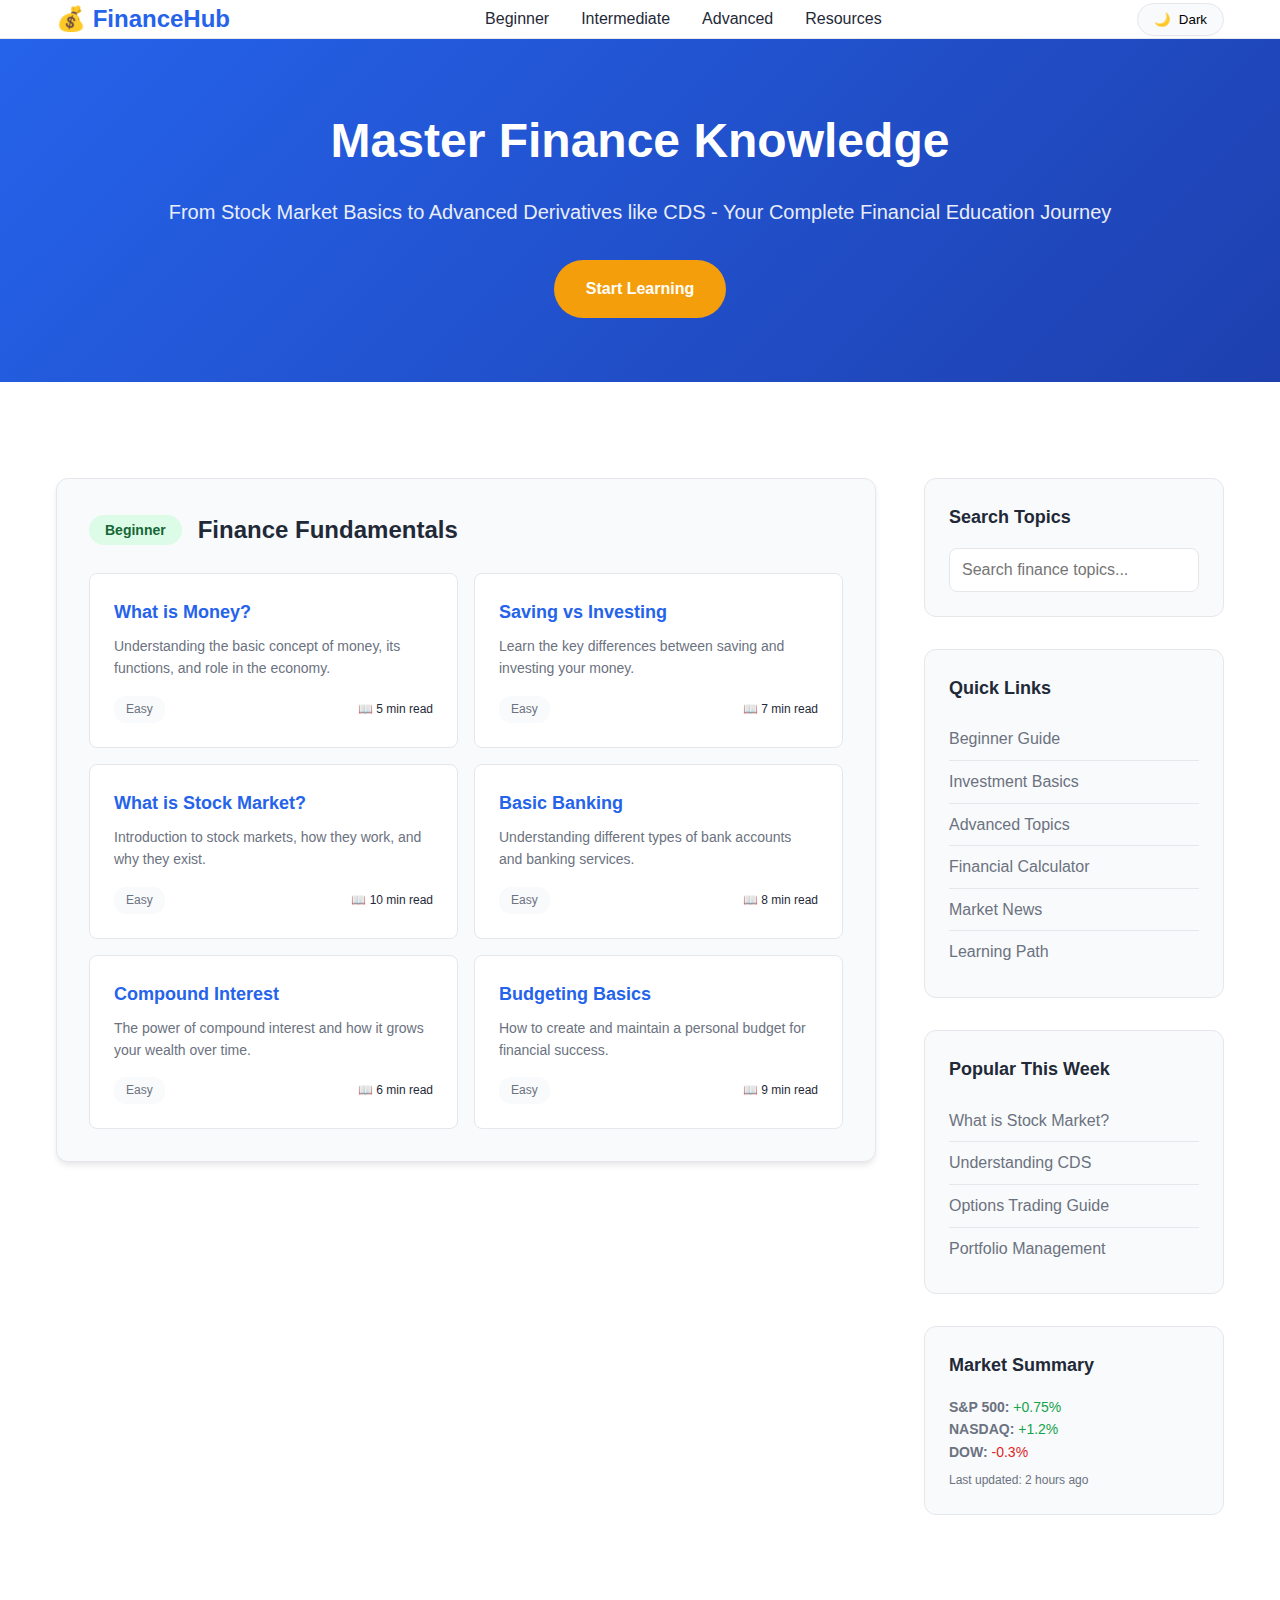
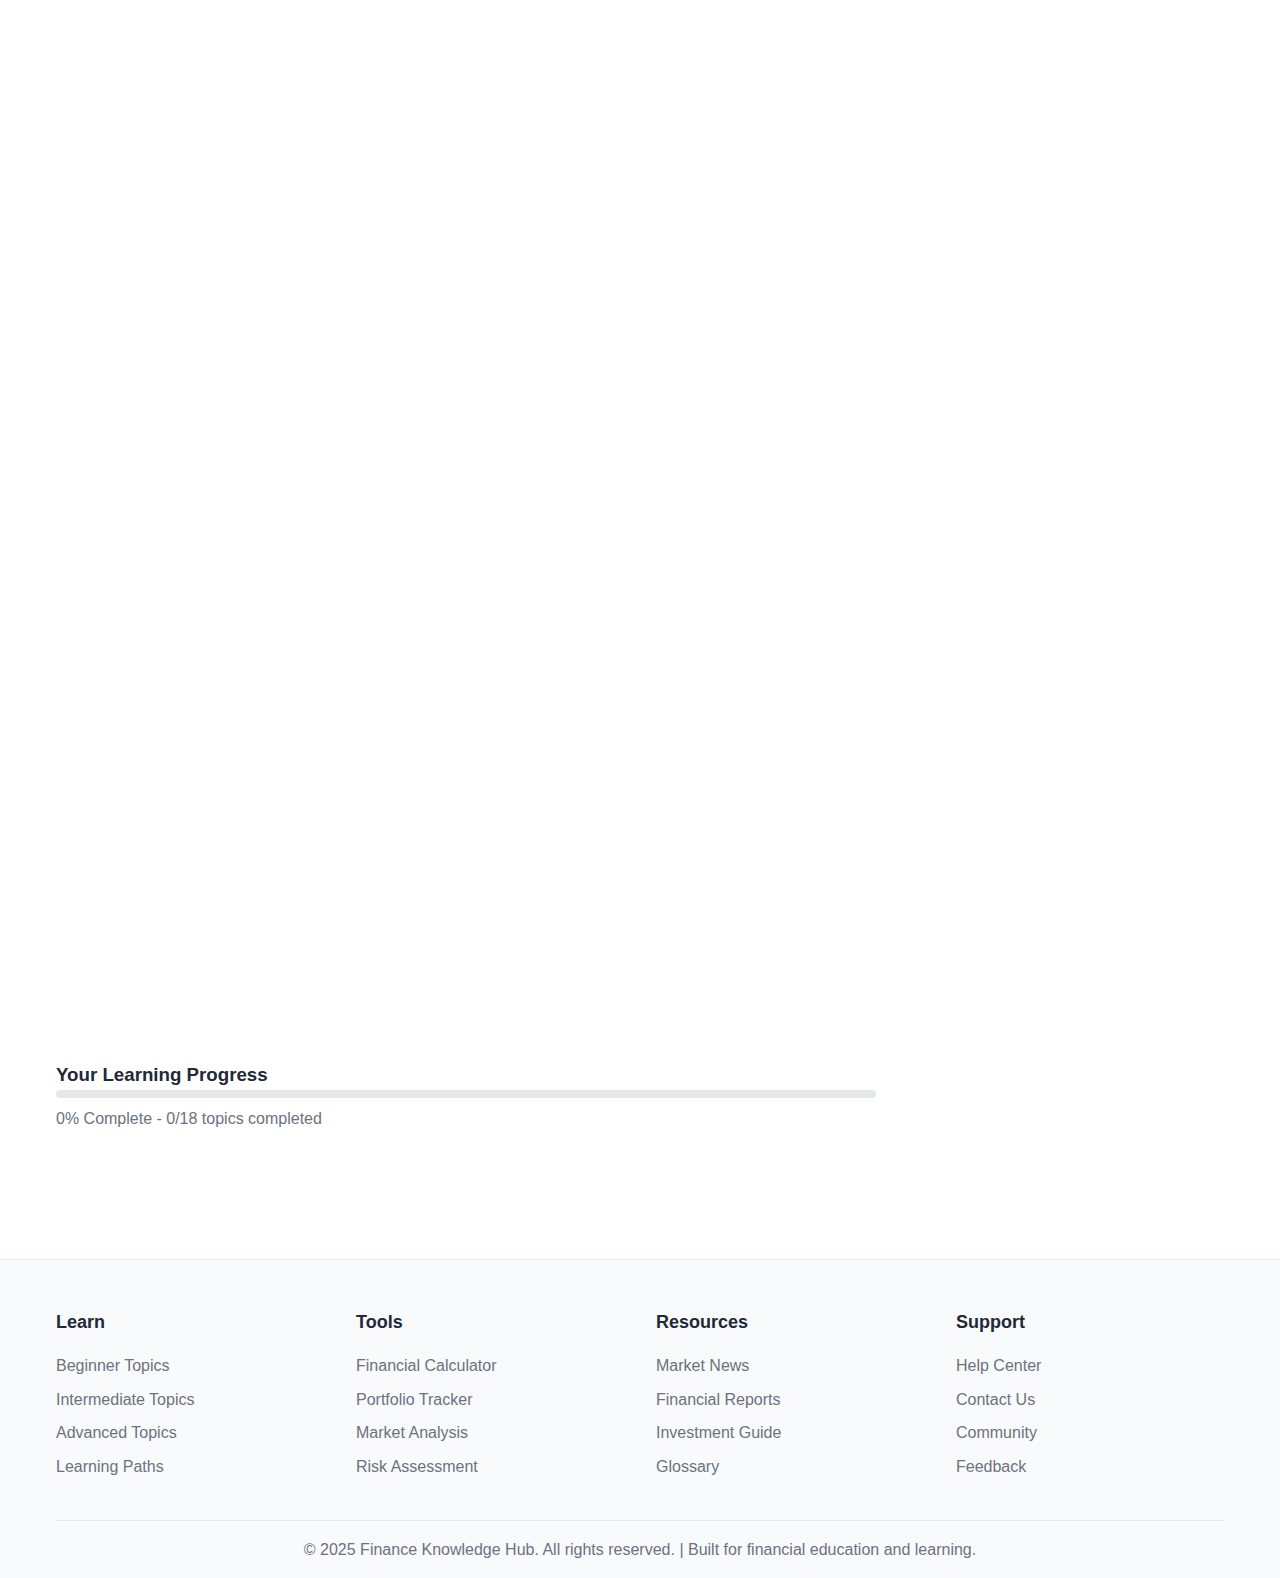
<file: blog.html>
<!DOCTYPE html>
<html lang="en">
<head>
    <meta charset="UTF-8">
    <meta name="viewport" content="width=device-width, initial-scale=1.0">
    <meta name="description" content="Comprehensive finance knowledge hub covering basics to advanced topics like stock market, CDS, investments, and financial strategies. Learn finance from beginner to expert level.">
    <meta name="keywords" content="finance, stock market, investment, CDS, financial education, money management, trading, bonds, derivatives">
    <meta name="author" content="Finance Knowledge Hub">
    <meta property="og:title" content="Finance Knowledge Hub - From Basics to Advanced">
    <meta property="og:description" content="Master finance from stock market basics to complex derivatives like CDS. Your complete financial education resource.">
    <meta property="og:type" content="website">
    <title>Finance Knowledge Hub - Master Finance from Basics to Advanced | Stock Market, CDS & More</title>
    
    <style>
        * {
            margin: 0;
            padding: 0;
            box-sizing: border-box;
        }

        :root {
            --primary-color: #2563eb;
            --secondary-color: #1e40af;
            --accent-color: #f59e0b;
            --text-primary: #1f2937;
            --text-secondary: #6b7280;
            --bg-primary: #ffffff;
            --bg-secondary: #f9fafb;
            --border-color: #e5e7eb;
            --shadow: 0 4px 6px -1px rgba(0, 0, 0, 0.1);
            --shadow-lg: 0 20px 25px -5px rgba(0, 0, 0, 0.1);
        }

        [data-theme="dark"] {
            --text-primary: #f9fafb;
            --text-secondary: #d1d5db;
            --bg-primary: #111827;
            --bg-secondary: #1f2937;
            --border-color: #374151;
            --shadow: 0 4px 6px -1px rgba(0, 0, 0, 0.3);
            --shadow-lg: 0 20px 25px -5px rgba(0, 0, 0, 0.3);
        }

        body {
            font-family: 'Inter', -apple-system, BlinkMacSystemFont, sans-serif;
            line-height: 1.6;
            color: var(--text-primary);
            background: var(--bg-primary);
            transition: all 0.3s ease;
        }

        .container {
            max-width: 1200px;
            margin: 0 auto;
            padding: 0 1rem;
        }

        /* Header */
        header {
            background: var(--bg-primary);
            border-bottom: 1px solid var(--border-color);
            position: sticky;
            top: 0;
            z-index: 100;
            backdrop-filter: blur(10px);
        }

        nav {
            display: flex;
            justify-content: space-between;
            align-items: center;
            padding: 1rem 0;
        }

        .logo {
            font-size: 1.5rem;
            font-weight: 700;
            color: var(--primary-color);
            text-decoration: none;
        }

        .nav-links {
            display: flex;
            list-style: none;
            gap: 2rem;
        }

        .nav-links a {
            text-decoration: none;
            color: var(--text-primary);
            font-weight: 500;
            transition: color 0.3s ease;
        }

        .nav-links a:hover {
            color: var(--primary-color);
        }

        .theme-toggle {
            background: var(--bg-secondary);
            border: 1px solid var(--border-color);
            border-radius: 50px;
            padding: 0.5rem 1rem;
            cursor: pointer;
            display: flex;
            align-items: center;
            gap: 0.5rem;
            transition: all 0.3s ease;
        }

        .theme-toggle:hover {
            background: var(--primary-color);
            color: white;
        }

        /* Hero Section */
        .hero {
            background: linear-gradient(135deg, var(--primary-color), var(--secondary-color));
            color: white;
            padding: 4rem 0;
            text-align: center;
        }

        .hero h1 {
            font-size: 3rem;
            margin-bottom: 1rem;
            font-weight: 800;
        }

        .hero p {
            font-size: 1.25rem;
            margin-bottom: 2rem;
            opacity: 0.9;
        }

        .cta-button {
            display: inline-block;
            background: var(--accent-color);
            color: white;
            padding: 1rem 2rem;
            border-radius: 50px;
            text-decoration: none;
            font-weight: 600;
            transition: transform 0.3s ease;
        }

        .cta-button:hover {
            transform: translateY(-2px);
        }

        /* Main Content */
        .main-content {
            padding: 4rem 0;
        }

        .content-grid {
            display: grid;
            grid-template-columns: 1fr 300px;
            gap: 3rem;
            margin-top: 2rem;
        }

        /* Finance Levels */
        .finance-levels {
            display: grid;
            gap: 2rem;
        }

        .level-section {
            background: var(--bg-secondary);
            border-radius: 12px;
            padding: 2rem;
            border: 1px solid var(--border-color);
            box-shadow: var(--shadow);
        }

        .level-header {
            display: flex;
            align-items: center;
            gap: 1rem;
            margin-bottom: 1.5rem;
        }

        .level-badge {
            padding: 0.25rem 1rem;
            border-radius: 20px;
            font-size: 0.875rem;
            font-weight: 600;
        }

        .beginner { background: #dcfce7; color: #166534; }
        .intermediate { background: #fef3c7; color: #92400e; }
        .advanced { background: #fecaca; color: #991b1b; }

        [data-theme="dark"] .beginner { background: #166534; color: #dcfce7; }
        [data-theme="dark"] .intermediate { background: #92400e; color: #fef3c7; }
        [data-theme="dark"] .advanced { background: #991b1b; color: #fecaca; }

        .level-title {
            font-size: 1.5rem;
            font-weight: 700;
            color: var(--text-primary);
        }

        .topics-grid {
            display: grid;
            grid-template-columns: repeat(auto-fit, minmax(250px, 1fr));
            gap: 1rem;
        }

        .topic-card {
            background: var(--bg-primary);
            border: 1px solid var(--border-color);
            border-radius: 8px;
            padding: 1.5rem;
            transition: all 0.3s ease;
            cursor: pointer;
        }

        .topic-card:hover {
            transform: translateY(-4px);
            box-shadow: var(--shadow-lg);
            border-color: var(--primary-color);
        }

        .topic-title {
            font-size: 1.125rem;
            font-weight: 600;
            margin-bottom: 0.5rem;
            color: var(--primary-color);
        }

        .topic-description {
            color: var(--text-secondary);
            font-size: 0.875rem;
            margin-bottom: 1rem;
        }

        .topic-status {
            display: flex;
            justify-content: space-between;
            align-items: center;
            font-size: 0.75rem;
        }

        .difficulty {
            background: var(--bg-secondary);
            padding: 0.25rem 0.75rem;
            border-radius: 12px;
            color: var(--text-secondary);
        }

        /* Sidebar */
        .sidebar {
            display: flex;
            flex-direction: column;
            gap: 2rem;
        }

        .sidebar-card {
            background: var(--bg-secondary);
            border-radius: 12px;
            padding: 1.5rem;
            border: 1px solid var(--border-color);
        }

        .sidebar-title {
            font-size: 1.125rem;
            font-weight: 600;
            margin-bottom: 1rem;
            color: var(--text-primary);
        }

        .quick-links {
            list-style: none;
        }

        .quick-links li {
            padding: 0.5rem 0;
            border-bottom: 1px solid var(--border-color);
        }

        .quick-links li:last-child {
            border-bottom: none;
        }

        .quick-links a {
            color: var(--text-secondary);
            text-decoration: none;
            transition: color 0.3s ease;
        }

        .quick-links a:hover {
            color: var(--primary-color);
        }

        /* Search Box */
        .search-box {
            width: 100%;
            padding: 0.75rem;
            border: 1px solid var(--border-color);
            border-radius: 8px;
            background: var(--bg-primary);
            color: var(--text-primary);
            font-size: 1rem;
        }

        .search-box:focus {
            outline: none;
            border-color: var(--primary-color);
        }

        /* Progress Bar */
        .progress-section {
            margin-top: 2rem;
        }

        .progress-bar {
            background: var(--border-color);
            height: 8px;
            border-radius: 4px;
            overflow: hidden;
        }

        .progress-fill {
            background: linear-gradient(90deg, var(--primary-color), var(--accent-color));
            height: 100%;
            width: 25%;
            transition: width 0.3s ease;
        }

        /* Footer */
        footer {
            background: var(--bg-secondary);
            border-top: 1px solid var(--border-color);
            padding: 3rem 0 1rem;
            margin-top: 4rem;
        }

        .footer-grid {
            display: grid;
            grid-template-columns: repeat(auto-fit, minmax(250px, 1fr));
            gap: 2rem;
            margin-bottom: 2rem;
        }

        .footer-section h3 {
            font-size: 1.125rem;
            font-weight: 600;
            margin-bottom: 1rem;
            color: var(--text-primary);
        }

        .footer-links {
            list-style: none;
        }

        .footer-links li {
            margin-bottom: 0.5rem;
        }

        .footer-links a {
            color: var(--text-secondary);
            text-decoration: none;
            transition: color 0.3s ease;
        }

        .footer-links a:hover {
            color: var(--primary-color);
        }

        .footer-bottom {
            border-top: 1px solid var(--border-color);
            padding-top: 1rem;
            text-align: center;
            color: var(--text-secondary);
        }

        /* Mobile Responsive */
        @media (max-width: 768px) {
            .nav-links {
                display: none;
            }

            .hero h1 {
                font-size: 2rem;
            }

            .hero p {
                font-size: 1rem;
            }

            .content-grid {
                grid-template-columns: 1fr;
            }

            .sidebar {
                order: -1;
            }

            .topics-grid {
                grid-template-columns: 1fr;
            }

            .container {
                padding: 0 0.5rem;
            }
        }

        @media (max-width: 480px) {
            .hero {
                padding: 2rem 0;
            }

            .level-section {
                padding: 1rem;
            }

            .topic-card {
                padding: 1rem;
            }
        }

        /* Loading Animation */
        .loading {
            display: inline-block;
            width: 20px;
            height: 20px;
            border: 3px solid var(--border-color);
            border-radius: 50%;
            border-top-color: var(--primary-color);
            animation: spin 1s ease-in-out infinite;
        }

        @keyframes spin {
            to { transform: rotate(360deg); }
        }

        /* Smooth Scroll */
        html {
            scroll-behavior: smooth;
        }
    </style>
</head>
<body>
    <header>
        <nav class="container">
            <a href="#" class="logo">💰 FinanceHub</a>
            <ul class="nav-links">
                <li><a href="#beginner">Beginner</a></li>
                <li><a href="#intermediate">Intermediate</a></li>
                <li><a href="#advanced">Advanced</a></li>
                <li><a href="#resources">Resources</a></li>
            </ul>
            <button class="theme-toggle" onclick="toggleTheme()">
                <span id="theme-icon">🌙</span>
                <span id="theme-text">Dark</span>
            </button>
        </nav>
    </header>

    <section class="hero">
        <div class="container">
            <h1>Master Finance Knowledge</h1>
            <p>From Stock Market Basics to Advanced Derivatives like CDS - Your Complete Financial Education Journey</p>
            <a href="#beginner" class="cta-button">Start Learning</a>
        </div>
    </section>

    <main class="main-content">
        <div class="container">
            <div class="content-grid">
                <div class="finance-levels">
                    <!-- Beginner Level -->
                    <section id="beginner" class="level-section">
                        <div class="level-header">
                            <span class="level-badge beginner">Beginner</span>
                            <h2 class="level-title">Finance Fundamentals</h2>
                        </div>
                        <div class="topics-grid">
                            <div class="topic-card" onclick="openTopic('what-is-money')">
                                <h3 class="topic-title">What is Money?</h3>
                                <p class="topic-description">Understanding the basic concept of money, its functions, and role in the economy.</p>
                                <div class="topic-status">
                                    <span class="difficulty">Easy</span>
                                    <span>📖 5 min read</span>
                                </div>
                            </div>
                            <div class="topic-card" onclick="openTopic('saving-vs-investing')">
                                <h3 class="topic-title">Saving vs Investing</h3>
                                <p class="topic-description">Learn the key differences between saving and investing your money.</p>
                                <div class="topic-status">
                                    <span class="difficulty">Easy</span>
                                    <span>📖 7 min read</span>
                                </div>
                            </div>
                            <div class="topic-card" onclick="openTopic('what-is-stock-market')">
                                <h3 class="topic-title">What is Stock Market?</h3>
                                <p class="topic-description">Introduction to stock markets, how they work, and why they exist.</p>
                                <div class="topic-status">
                                    <span class="difficulty">Easy</span>
                                    <span>📖 10 min read</span>
                                </div>
                            </div>
                            <div class="topic-card" onclick="openTopic('basic-banking')">
                                <h3 class="topic-title">Basic Banking</h3>
                                <p class="topic-description">Understanding different types of bank accounts and banking services.</p>
                                <div class="topic-status">
                                    <span class="difficulty">Easy</span>
                                    <span>📖 8 min read</span>
                                </div>
                            </div>
                            <div class="topic-card" onclick="openTopic('compound-interest')">
                                <h3 class="topic-title">Compound Interest</h3>
                                <p class="topic-description">The power of compound interest and how it grows your wealth over time.</p>
                                <div class="topic-status">
                                    <span class="difficulty">Easy</span>
                                    <span>📖 6 min read</span>
                                </div>
                            </div>
                            <div class="topic-card" onclick="openTopic('budgeting-basics')">
                                <h3 class="topic-title">Budgeting Basics</h3>
                                <p class="topic-description">How to create and maintain a personal budget for financial success.</p>
                                <div class="topic-status">
                                    <span class="difficulty">Easy</span>
                                    <span>📖 9 min read</span>
                                </div>
                            </div>
                        </div>
                    </section>

                    <!-- Intermediate Level -->
                    <section id="intermediate" class="level-section">
                        <div class="level-header">
                            <span class="level-badge intermediate">Intermediate</span>
                            <h2 class="level-title">Investment & Markets</h2>
                        </div>
                        <div class="topics-grid">
                            <div class="topic-card" onclick="openTopic('stock-analysis')">
                                <h3 class="topic-title">Stock Analysis</h3>
                                <p class="topic-description">Learn fundamental and technical analysis to evaluate stocks.</p>
                                <div class="topic-status">
                                    <span class="difficulty">Medium</span>
                                    <span>📖 15 min read</span>
                                </div>
                            </div>
                            <div class="topic-card" onclick="openTopic('bonds-treasury')">
                                <h3 class="topic-title">Bonds & Treasury</h3>
                                <p class="topic-description">Understanding government and corporate bonds, yields, and risks.</p>
                                <div class="topic-status">
                                    <span class="difficulty">Medium</span>
                                    <span>📖 12 min read</span>
                                </div>
                            </div>
                            <div class="topic-card" onclick="openTopic('mutual-funds-etfs')">
                                <h3 class="topic-title">Mutual Funds & ETFs</h3>
                                <p class="topic-description">Diversification through mutual funds and exchange-traded funds.</p>
                                <div class="topic-status">
                                    <span class="difficulty">Medium</span>
                                    <span>📖 14 min read</span>
                                </div>
                            </div>
                            <div class="topic-card" onclick="openTopic('portfolio-management')">
                                <h3 class="topic-title">Portfolio Management</h3>
                                <p class="topic-description">Building and managing a diversified investment portfolio.</p>
                                <div class="topic-status">
                                    <span class="difficulty">Medium</span>
                                    <span>📖 18 min read</span>
                                </div>
                            </div>
                            <div class="topic-card" onclick="openTopic('risk-management')">
                                <h3 class="topic-title">Risk Management</h3>
                                <p class="topic-description">Understanding and managing different types of investment risks.</p>
                                <div class="topic-status">
                                    <span class="difficulty">Medium</span>
                                    <span>📖 16 min read</span>
                                </div>
                            </div>
                            <div class="topic-card" onclick="openTopic('financial-statements')">
                                <h3 class="topic-title">Financial Statements</h3>
                                <p class="topic-description">Reading and analyzing company financial statements.</p>
                                <div class="topic-status">
                                    <span class="difficulty">Medium</span>
                                    <span>📖 20 min read</span>
                                </div>
                            </div>
                        </div>
                    </section>

                    <!-- Advanced Level -->
                    <section id="advanced" class="level-section">
                        <div class="level-header">
                            <span class="level-badge advanced">Advanced</span>
                            <h2 class="level-title">Advanced Finance & Derivatives</h2>
                        </div>
                        <div class="topics-grid">
                            <div class="topic-card" onclick="openTopic('derivatives-basics')">
                                <h3 class="topic-title">Derivatives Basics</h3>
                                <p class="topic-description">Introduction to options, futures, and other derivative instruments.</p>
                                <div class="topic-status">
                                    <span class="difficulty">Hard</span>
                                    <span>📖 25 min read</span>
                                </div>
                            </div>
                            <div class="topic-card" onclick="openTopic('what-is-cds')">
                                <h3 class="topic-title">What is CDS?</h3>
                                <p class="topic-description">Credit Default Swaps - understanding this complex derivative instrument.</p>
                                <div class="topic-status">
                                    <span class="difficulty">Hard</span>
                                    <span>📖 22 min read</span>
                                </div>
                            </div>
                            <div class="topic-card" onclick="openTopic('options-trading')">
                                <h3 class="topic-title">Options Trading</h3>
                                <p class="topic-description">Advanced strategies for trading call and put options.</p>
                                <div class="topic-status">
                                    <span class="difficulty">Hard</span>
                                    <span>📖 30 min read</span>
                                </div>
                            </div>
                            <div class="topic-card" onclick="openTopic('forex-markets')">
                                <h3 class="topic-title">Forex Markets</h3>
                                <p class="topic-description">Foreign exchange markets and currency trading strategies.</p>
                                <div class="topic-status">
                                    <span class="difficulty">Hard</span>
                                    <span>📖 28 min read</span>
                                </div>
                            </div>
                            <div class="topic-card" onclick="openTopic('hedge-funds')">
                                <h3 class="topic-title">Hedge Funds</h3>
                                <p class="topic-description">Understanding hedge fund strategies and alternative investments.</p>
                                <div class="topic-status">
                                    <span class="difficulty">Hard</span>
                                    <span>📖 26 min read</span>
                                </div>
                            </div>
                            <div class="topic-card" onclick="openTopic('algorithmic-trading')">
                                <h3 class="topic-title">Algorithmic Trading</h3>
                                <p class="topic-description">Automated trading systems and quantitative finance strategies.</p>
                                <div class="topic-status">
                                    <span class="difficulty">Hard</span>
                                    <span>📖 35 min read</span>
                                </div>
                            </div>
                        </div>
                    </section>

                    <!-- Progress Section -->
                    <section class="progress-section">
                        <h3>Your Learning Progress</h3>
                        <div class="progress-bar">
                            <div class="progress-fill"></div>
                        </div>
                        <p style="margin-top: 0.5rem; color: var(--text-secondary);">25% Complete - Keep learning!</p>
                    </section>
                </div>

                <!-- Sidebar -->
                <aside class="sidebar">
                    <div class="sidebar-card">
                        <h3 class="sidebar-title">Search Topics</h3>
                        <input type="text" class="search-box" placeholder="Search finance topics..." onkeyup="searchTopics(this.value)">
                    </div>

                    <div class="sidebar-card" id="resources">
                        <h3 class="sidebar-title">Quick Links</h3>
                        <ul class="quick-links">
                            <li><a href="#beginner">Beginner Guide</a></li>
                            <li><a href="#intermediate">Investment Basics</a></li>
                            <li><a href="#advanced">Advanced Topics</a></li>
                            <li><a href="#">Financial Calculator</a></li>
                            <li><a href="#">Market News</a></li>
                            <li><a href="#">Learning Path</a></li>
                        </ul>
                    </div>

                    <div class="sidebar-card">
                        <h3 class="sidebar-title">Popular This Week</h3>
                        <ul class="quick-links">
                            <li><a href="#">What is Stock Market?</a></li>
                            <li><a href="#">Understanding CDS</a></li>
                            <li><a href="#">Options Trading Guide</a></li>
                            <li><a href="#">Portfolio Management</a></li>
                        </ul>
                    </div>

                    <div class="sidebar-card">
                        <h3 class="sidebar-title">Market Summary</h3>
                        <div style="font-size: 0.875rem; color: var(--text-secondary);">
                            <p><strong>S&P 500:</strong> <span style="color: #16a34a;">+0.75%</span></p>
                            <p><strong>NASDAQ:</strong> <span style="color: #16a34a;">+1.2%</span></p>
                            <p><strong>DOW:</strong> <span style="color: #dc2626;">-0.3%</span></p>
                            <p style="margin-top: 0.5rem; font-size: 0.75rem;">Last updated: 2 hours ago</p>
                        </div>
                    </div>
                </aside>
            </div>
        </div>
    </main>

    <footer>
        <div class="container">
            <div class="footer-grid">
                <div class="footer-section">
                    <h3>Learn</h3>
                    <ul class="footer-links">
                        <li><a href="#beginner">Beginner Topics</a></li>
                        <li><a href="#intermediate">Intermediate Topics</a></li>
                        <li><a href="#advanced">Advanced Topics</a></li>
                        <li><a href="#">Learning Paths</a></li>
                    </ul>
                </div>
                <div class="footer-section">
                    <h3>Tools</h3>
                    <ul class="footer-links">
                        <li><a href="#">Financial Calculator</a></li>
                        <li><a href="#">Portfolio Tracker</a></li>
                        <li><a href="#">Market Analysis</a></li>
                        <li><a href="#">Risk Assessment</a></li>
                    </ul>
                </div>
                <div class="footer-section">
                    <h3>Resources</h3>
                    <ul class="footer-links">
                        <li><a href="#">Market News</a></li>
                        <li><a href="#">Financial Reports</a></li>
                        <li><a href="#">Investment Guide</a></li>
                        <li><a href="#">Glossary</a></li>
                    </ul>
                </div>
                <div class="footer-section">
                    <h3>Support</h3>
                    <ul class="footer-links">
                        <li><a href="#">Help Center</a></li>
                        <li><a href="#">Contact Us</a></li>
                        <li><a href="#">Community</a></li>
                        <li><a href="#">Feedback</a></li>
                    </ul>
                </div>
            </div>
            <div class="footer-bottom">
                <p>&copy; 2025 Finance Knowledge Hub. All rights reserved. | Built for financial education and learning.</p>
            </div>
        </div>
    </footer>

    <script>
        // Theme Toggle Functionality
        function toggleTheme() {
            const body = document.body;
            const themeIcon = document.getElementById('theme-icon');
            const themeText = document.getElementById('theme-text');
            
            if (body.getAttribute('data-theme') === 'dark') {
                body.removeAttribute('data-theme');
                themeIcon.textContent = '🌙';
                themeText.textContent = 'Dark';
                localStorage.setItem('theme', 'light');
            } else {
                body.setAttribute('data-theme', 'dark');
                themeIcon.textContent = '☀️';
                themeText.textContent = 'Light';
                localStorage.setItem('theme', 'dark');
            }
        }

        // Load saved theme
        function loadTheme() {
            const savedTheme = localStorage.getItem('theme');
            if (savedTheme === 'dark') {
                document.body.setAttribute('data-theme', 'dark');
                document.getElementById('theme-icon').textContent = '☀️';
                document.getElementById('theme-text').textContent = 'Light';
            }
        }

        // Search Functionality
        function searchTopics(query) {
            const topicCards = document.querySelectorAll('.topic-card');
            const searchQuery = query.toLowerCase();
            
            topicCards.forEach(card => {
                const title = card.querySelector('.topic-title').textContent.toLowerCase();
                const description = card.querySelector('.topic-description').textContent.toLowerCase();
                
                if (title.includes(searchQuery) || description.includes(searchQuery)) {
                    card.style.display = 'block';
                    card.style.opacity = '1';
                } else if (searchQuery.length > 0) {
                    card.style.display = 'none';
                    card.style.opacity = '0.5';
                } else {
                    card.style.display = 'block';
                    card.style.opacity = '1';
                }
            });
        }

        // Topic Click Handler
        function openTopic(topicId) {
            // Simulate loading
            const clickedCard = event.currentTarget;
            const originalContent = clickedCard.innerHTML;
            
            clickedCard.innerHTML = `
                <div style="text-align: center; padding: 2rem;">
                    <div class="loading"></div>
                    <p style="margin-top: 1rem; color: var(--text-secondary);">Loading content...</p>
                </div>
            `;
            
            // Simulate content loading delay
            setTimeout(() => {
                // This is where you would typically fetch content from your backend
                // For demo purposes, we'll show a placeholder
                clickedCard.innerHTML = `
                    <h3 class="topic-title">Content Coming Soon!</h3>
                    <p class="topic-description">This topic will be available soon. Add your detailed content here covering ${topicId.replace('-', ' ')}.</p>
                    <div class="topic-status">
                        <button onclick="resetCard(this)" style="background: var(--primary-color); color: white; border: none; padding: 0.5rem 1rem; border-radius: 4px; cursor: pointer;">← Back</button>
                        <span>📝 Add Content</span>
                    </div>
                `;
            }, 1500);
        }

        // Reset card to original state
        function resetCard(button) {
            const card = button.closest('.topic-card');
            const topicData = getTopicData(card);
            
            card.innerHTML = `
                <h3 class="topic-title">${topicData.title}</h3>
                <p class="topic-description">${topicData.description}</p>
                <div class="topic-status">
                    <span class="difficulty">${topicData.difficulty}</span>
                    <span>${topicData.readTime}</span>
                </div>
            `;
            
            // Re-add click handler
            card.onclick = () => openTopic(topicData.id);
        }

        // Get topic data (you can expand this with your actual content)
        function getTopicData(card) {
            // This is a simplified version - you'd want to store this data more systematically
            const titles = {
                'What is Money?': { id: 'what-is-money', difficulty: 'Easy', readTime: '📖 5 min read', description: 'Understanding the basic concept of money, its functions, and role in the economy.' },
                'Saving vs Investing': { id: 'saving-vs-investing', difficulty: 'Easy', readTime: '📖 7 min read', description: 'Learn the key differences between saving and investing your money.' },
                'What is Stock Market?': { id: 'what-is-stock-market', difficulty: 'Easy', readTime: '📖 10 min read', description: 'Introduction to stock markets, how they work, and why they exist.' }
                // Add more topics as needed
            };
            
            const title = card.querySelector('.topic-title')?.textContent || 'Unknown Topic';
            return titles[title] || { 
                id: 'unknown', 
                title: title, 
                difficulty: 'Medium', 
                readTime: '📖 10 min read',
                description: 'Content coming soon...'
            };
        }

        // Progress tracking
        function updateProgress() {
            const totalTopics = document.querySelectorAll('.topic-card').length;
            const completedTopics = parseInt(localStorage.getItem('completedTopics') || '0');
            const progressPercentage = Math.min((completedTopics / totalTopics) * 100, 100);
            
            const progressFill = document.querySelector('.progress-fill');
            const progressText = document.querySelector('.progress-section p');
            
            progressFill.style.width = `${progressPercentage}%`;
            progressText.textContent = `${Math.round(progressPercentage)}% Complete - ${completedTopics}/${totalTopics} topics completed`;
        }

        // Mobile menu toggle (for future enhancement)
        function toggleMobileMenu() {
            const navLinks = document.querySelector('.nav-links');
            navLinks.classList.toggle('mobile-open');
        }

        // Smooth scroll for anchor links
        document.querySelectorAll('a[href^="#"]').forEach(anchor => {
            anchor.addEventListener('click', function (e) {
                e.preventDefault();
                const target = document.querySelector(this.getAttribute('href'));
                if (target) {
                    target.scrollIntoView({
                        behavior: 'smooth',
                        block: 'start'
                    });
                }
            });
        });

        // Initialize theme on page load
        document.addEventListener('DOMContentLoaded', function() {
            loadTheme();
            updateProgress();
            
            // Add some interactive animations
            const observerOptions = {
                threshold: 0.1,
                rootMargin: '0px 0px -50px 0px'
            };
            
            const observer = new IntersectionObserver((entries) => {
                entries.forEach(entry => {
                    if (entry.isIntersecting) {
                        entry.target.style.opacity = '1';
                        entry.target.style.transform = 'translateY(0)';
                    }
                });
            }, observerOptions);
            
            // Observe all level sections for fade-in animation
            document.querySelectorAll('.level-section').forEach(section => {
                section.style.opacity = '0';
                section.style.transform = 'translateY(20px)';
                section.style.transition = 'all 0.6s ease';
                observer.observe(section);
            });
        });

        // Add keyboard navigation
        document.addEventListener('keydown', function(e) {
            if (e.key === '/' && e.ctrlKey) {
                e.preventDefault();
                document.querySelector('.search-box').focus();
            }
        });

        // Add topic completion tracking
        function markTopicComplete(topicId) {
            let completedTopics = JSON.parse(localStorage.getItem('completedTopicsList') || '[]');
            if (!completedTopics.includes(topicId)) {
                completedTopics.push(topicId);
                localStorage.setItem('completedTopicsList', JSON.stringify(completedTopics));
                localStorage.setItem('completedTopics', completedTopics.length.toString());
                updateProgress();
            }
        }

        // Enhanced search with highlighting
        function highlightSearchTerms(text, query) {
            if (!query) return text;
            const regex = new RegExp(`(${query})`, 'gi');
            return text.replace(regex, '<mark style="background: var(--accent-color); color: white; padding: 0 2px;">$1</mark>');
        }
    </script>
</body>
</html>
</file>
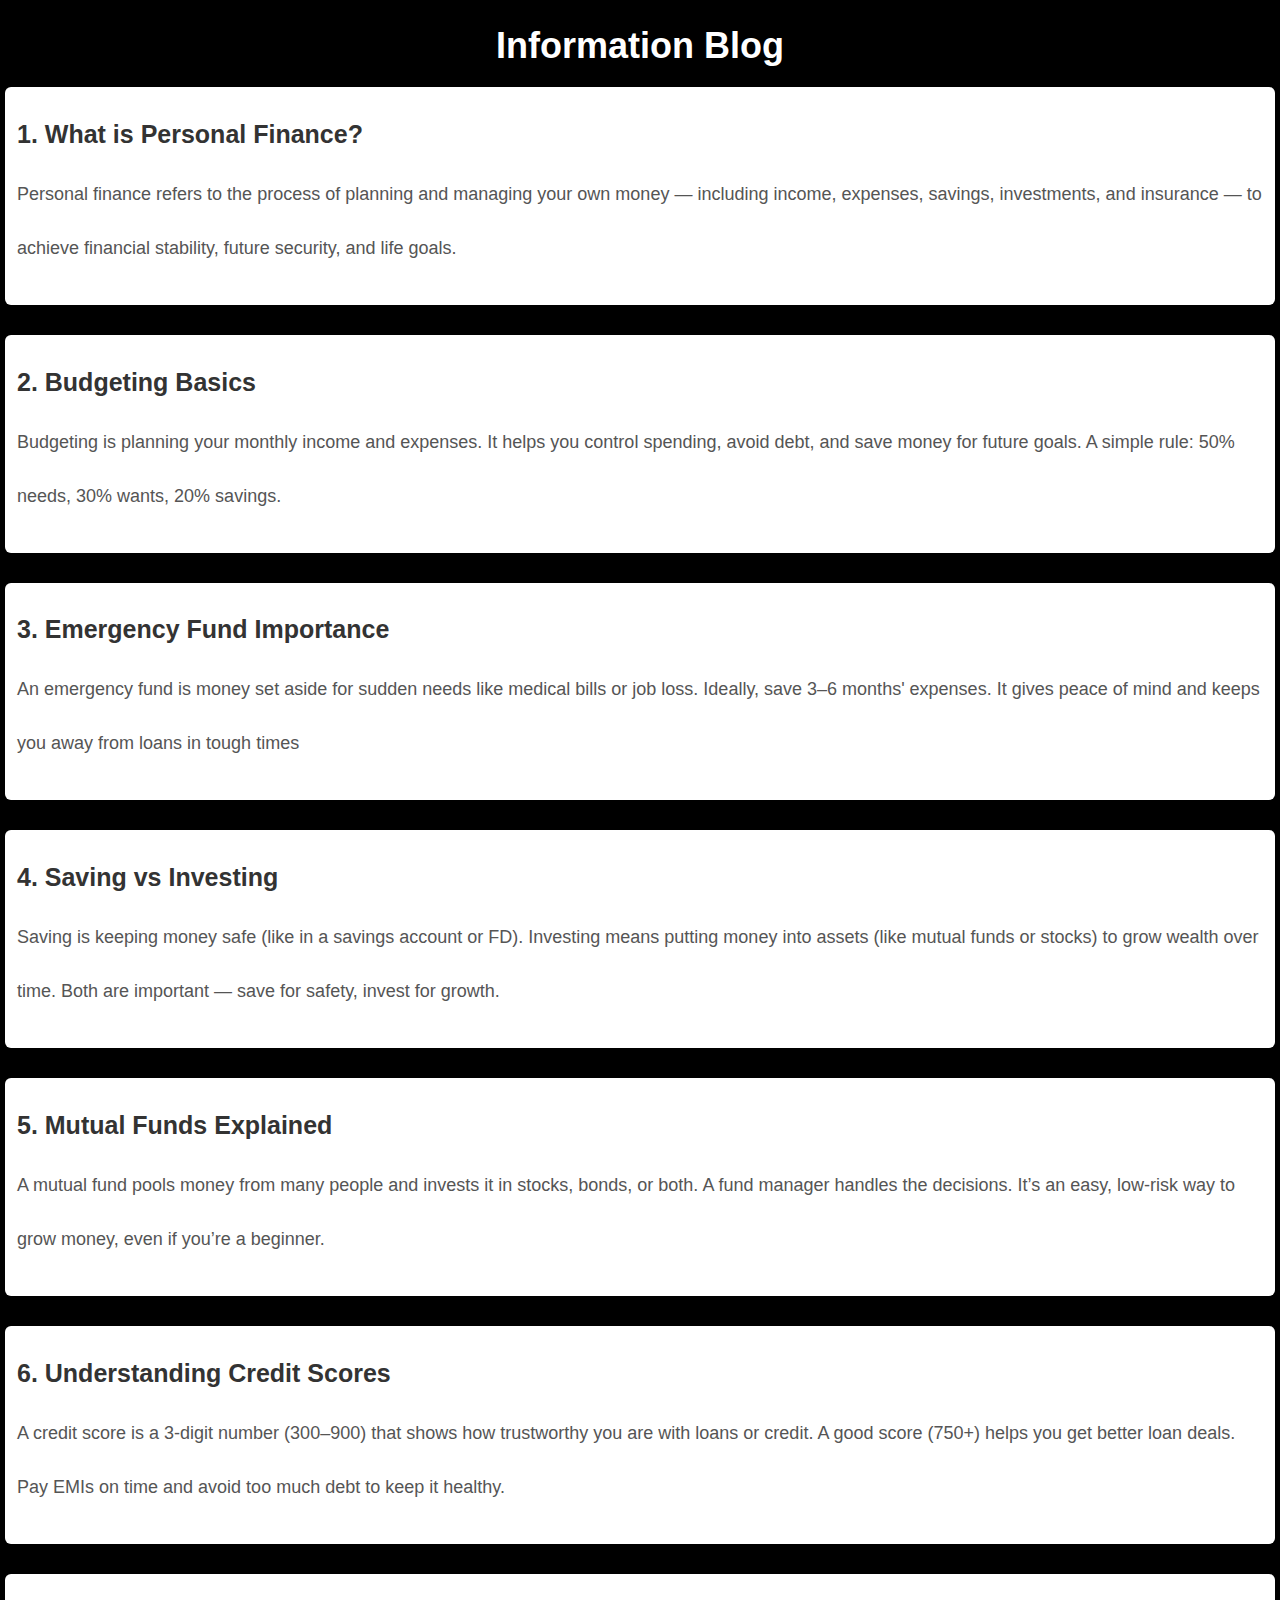
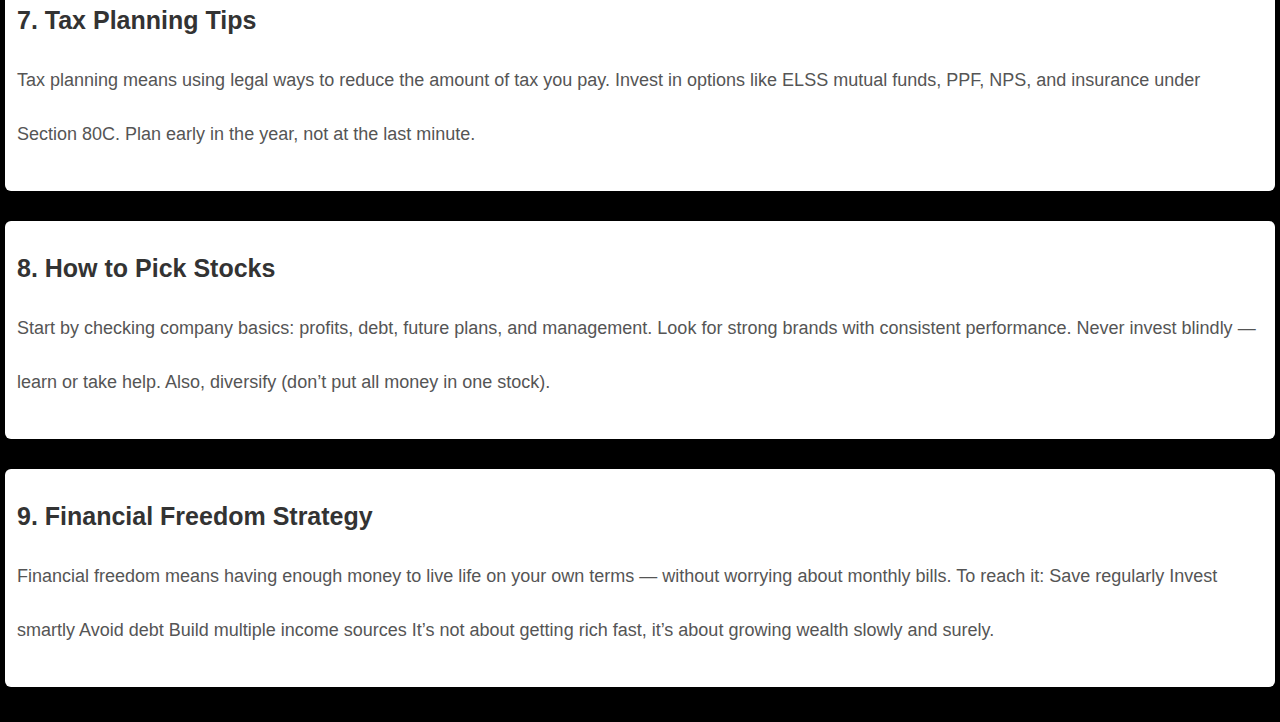
<file: Myblog.html>
<!DOCTYPE html>
<html lang="en">
<head>
  <meta charset="UTF-8" />
  <meta name="viewport" content="width=device-width, initial-scale=1.0"/>
  <title>Finance Blog</title>
  <style>
    * {
      box-sizing: border-box;
      
    }
    body {
      font-family: Arial, sans-serif;
      margin: 0;
      padding: 5px;
      background-color: #000000;
      color: #ffffff;
    }

    h1 {
      text-align: center;
      font-size: 36px;
      margin: 20px 0;
    }

    .blog-section {
      margin-bottom: 30px;
      background: white;
      padding: 12px;
      border-radius: 6px;
      box-shadow: 0 2px 6px rgba(0,0,0,0.1);
    }

    .blog-section h2 {
      font-size: 25px;
      margin-bottom: 10px;
      color: #333;
    }

    .blog-section p {
      font-size: 18px;
      line-height: 3;
      color: #555;
    }
  </style>
</head>
<body>

  <h1>Information Blog</h1>

  <div class="blog-section">
    <h2>1. What is Personal Finance?</h2>
    <p>Personal finance refers to the process of planning and managing your own money — including income, expenses, savings, investments, and insurance — to achieve financial stability, future security, and life goals.</p>
  </div>

  <div class="blog-section">
    <h2>2. Budgeting Basics</h2>
    <p>Budgeting is planning your monthly income and expenses. It helps you control spending, avoid debt, and save money for future goals. A simple rule: 50% needs, 30% wants, 20% savings.</p>
  </div>

  <div class="blog-section">
    <h2>3. Emergency Fund Importance</h2>
    <p>An emergency fund is money set aside for sudden needs like medical bills or job loss. Ideally, save 3–6 months' expenses. It gives peace of mind and keeps you away from loans in tough times</p>
  </div>

  <div class="blog-section">
    <h2>4. Saving vs Investing</h2>
    <p>Saving is keeping money safe (like in a savings account or FD).

Investing means putting money into assets (like mutual funds or stocks) to grow wealth over time.
Both are important — save for safety, invest for growth.</p>
  </div>

  <div class="blog-section">
    <h2>5. Mutual Funds Explained</h2>
    <p>A mutual fund pools money from many people and invests it in stocks, bonds, or both. A fund manager handles the decisions. It’s an easy, low-risk way to grow money, even if you’re a beginner.</p>
  </div>

  <div class="blog-section">
    <h2>6. Understanding Credit Scores</h2>
    <p>A credit score is a 3-digit number (300–900) that shows how trustworthy you are with loans or credit. A good score (750+) helps you get better loan deals. Pay EMIs on time and avoid too much debt to keep it healthy.</p>
  </div>

  <div class="blog-section">
    <h2>7. Tax Planning Tips</h2>
    <p>Tax planning means using legal ways to reduce the amount of tax you pay. Invest in options like ELSS mutual funds, PPF, NPS, and insurance under Section 80C. Plan early in the year, not at the last minute.</p>
  </div>

  <div class="blog-section">
    <h2>8. How to Pick Stocks</h2>
    <p>Start by checking company basics: profits, debt, future plans, and management. Look for strong brands with consistent performance. Never invest blindly — learn or take help. Also, diversify (don’t put all money in one stock).
</p>
  </div>

  <div class="blog-section">
    <h2>9. Financial Freedom Strategy</h2>
    <p>Financial freedom means having enough money to live life on your own terms — without worrying about monthly bills. To reach it:

    Save regularly

    Invest smartly

    Avoid debt

    Build multiple income sources
    It’s not about getting rich fast, it’s about growing wealth slowly and surely.</p>
  </div>

</body>
</html>
</file>
